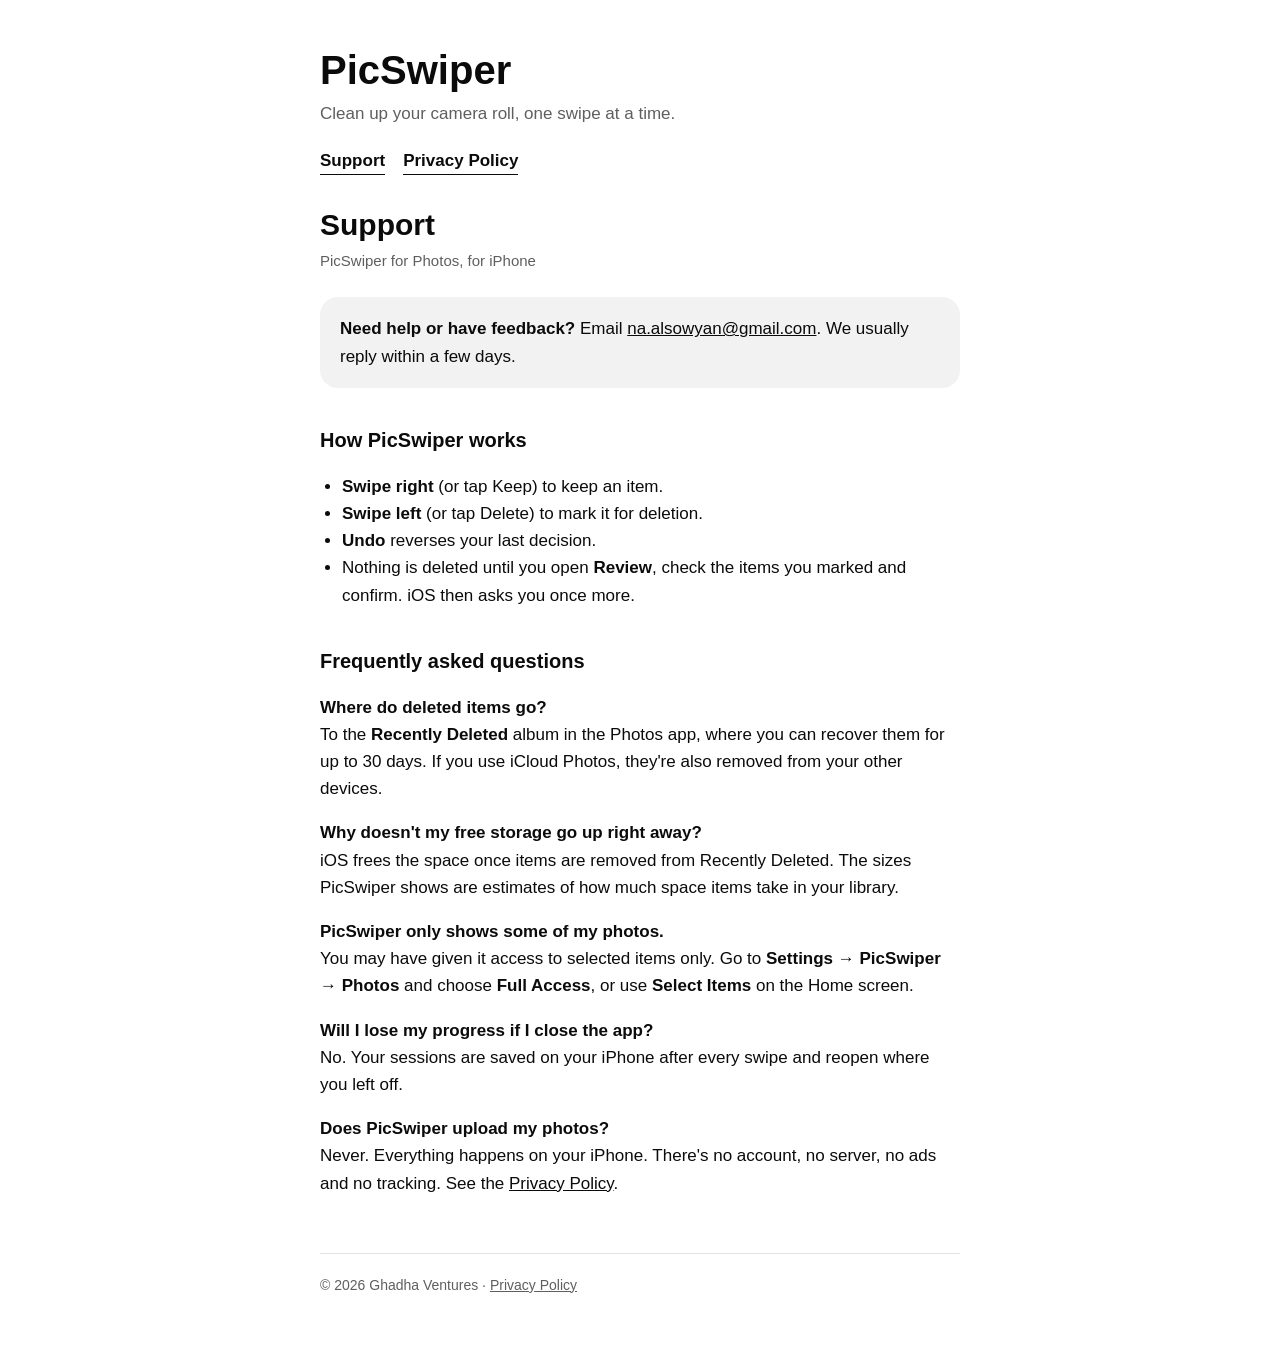
<file: index.html>
<!doctype html>
<html lang="en">
<head>
  <meta charset="utf-8">
  <meta name="viewport" content="width=device-width, initial-scale=1">
  <title>PicSwiper Support</title>
  <meta name="description" content="Support for PicSwiper for Photos, the swipe-to-clean camera roll app for iPhone.">
  <link rel="stylesheet" href="style.css">
</head>
<body>
<main>
  <header>
    <p class="wordmark">PicSwiper</p>
    <p class="tagline">Clean up your camera roll, one swipe at a time.</p>
    <nav>
      <a href="./">Support</a>
      <a href="privacy.html">Privacy Policy</a>
    </nav>
  </header>

  <h1>Support</h1>
  <p class="meta">PicSwiper for Photos, for iPhone</p>

  <div class="card">
    <p><strong>Need help or have feedback?</strong> Email <a href="mailto:na.alsowyan@gmail.com">na.alsowyan@gmail.com</a>. We usually reply within a few days.</p>
  </div>

  <h2>How PicSwiper works</h2>
  <ul>
    <li><strong>Swipe right</strong> (or tap Keep) to keep an item.</li>
    <li><strong>Swipe left</strong> (or tap Delete) to mark it for deletion.</li>
    <li><strong>Undo</strong> reverses your last decision.</li>
    <li>Nothing is deleted until you open <strong>Review</strong>, check the items you marked and confirm. iOS then asks you once more.</li>
  </ul>

  <h2>Frequently asked questions</h2>

  <p><strong>Where do deleted items go?</strong><br>
  To the <strong>Recently Deleted</strong> album in the Photos app, where you can recover them for up to 30 days. If you use iCloud Photos, they're also removed from your other devices.</p>

  <p><strong>Why doesn't my free storage go up right away?</strong><br>
  iOS frees the space once items are removed from Recently Deleted. The sizes PicSwiper shows are estimates of how much space items take in your library.</p>

  <p><strong>PicSwiper only shows some of my photos.</strong><br>
  You may have given it access to selected items only. Go to <strong>Settings → PicSwiper → Photos</strong> and choose <strong>Full Access</strong>, or use <strong>Select Items</strong> on the Home screen.</p>

  <p><strong>Will I lose my progress if I close the app?</strong><br>
  No. Your sessions are saved on your iPhone after every swipe and reopen where you left off.</p>

  <p><strong>Does PicSwiper upload my photos?</strong><br>
  Never. Everything happens on your iPhone. There's no account, no server, no ads and no tracking. See the <a href="privacy.html">Privacy Policy</a>.</p>

  <footer>
    © 2026 Ghadha Ventures · <a href="privacy.html">Privacy Policy</a>
  </footer>
</main>
</body>
</html>
</file>
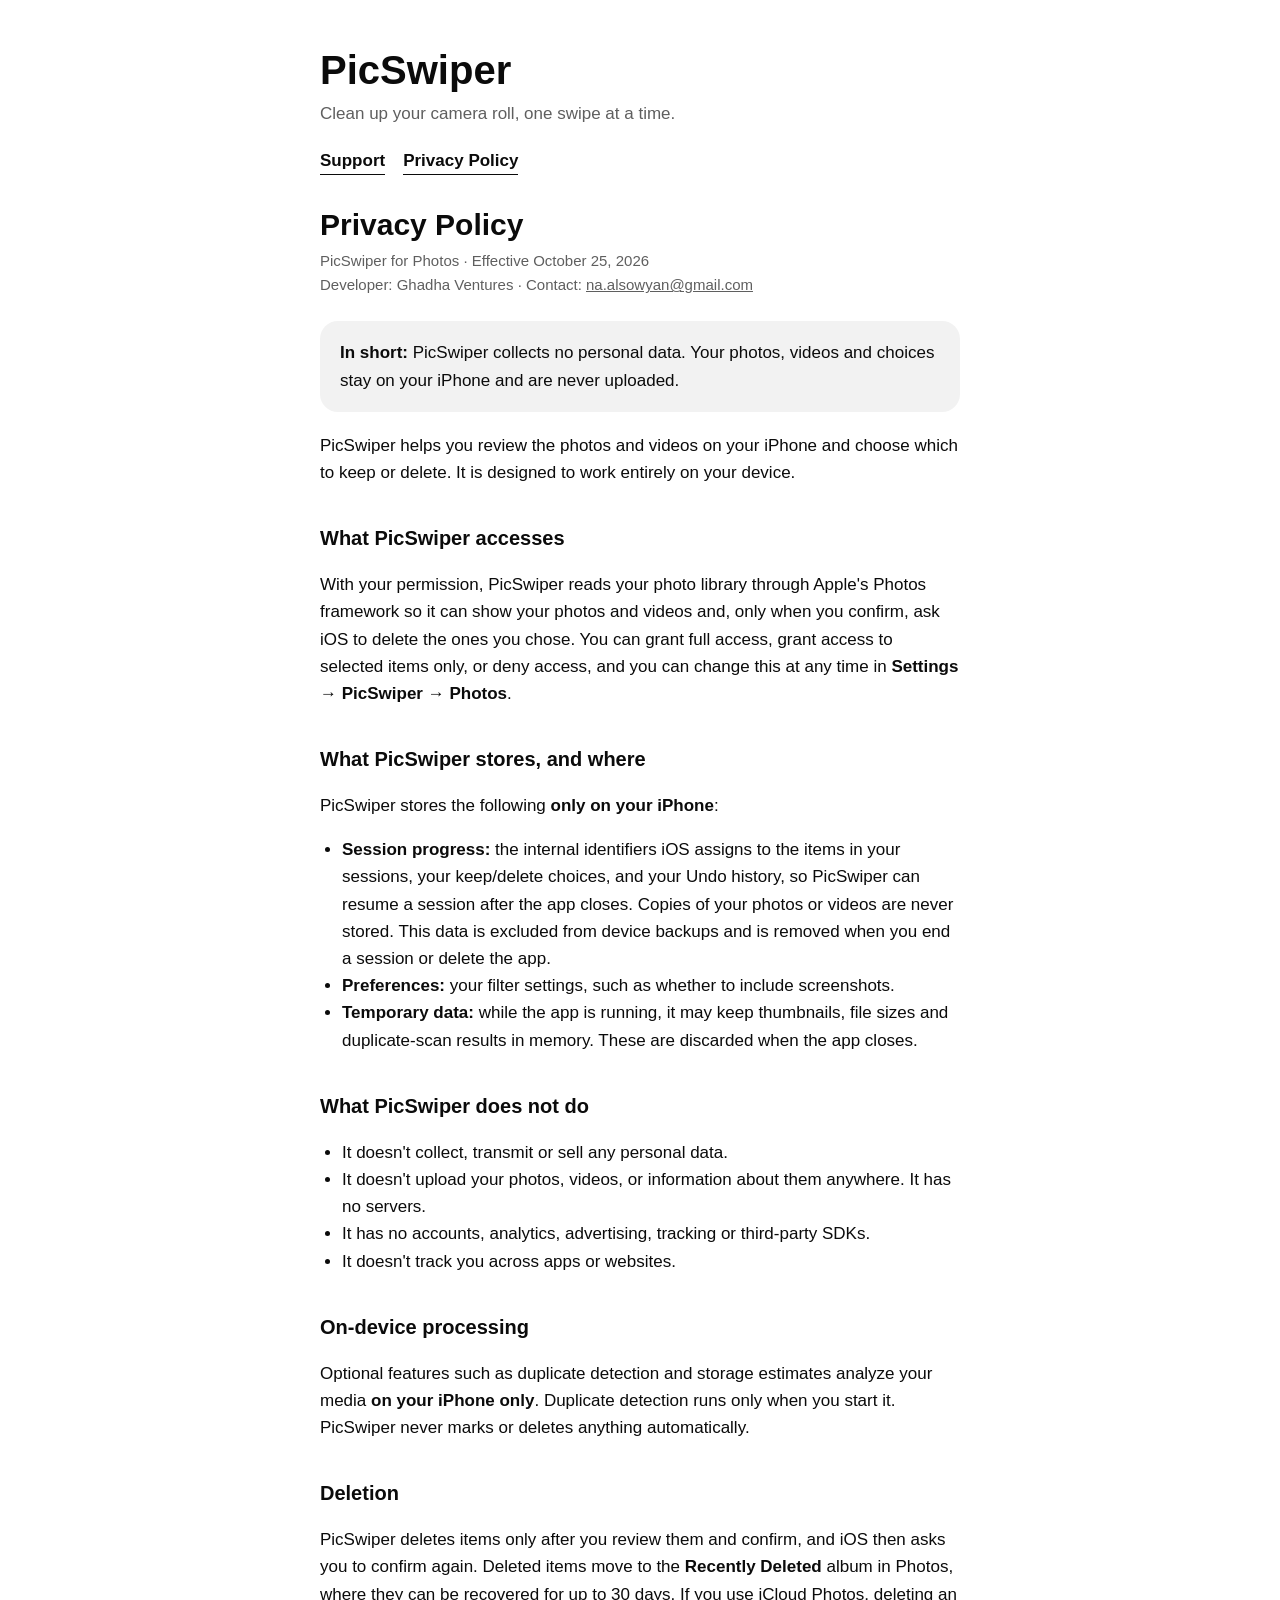
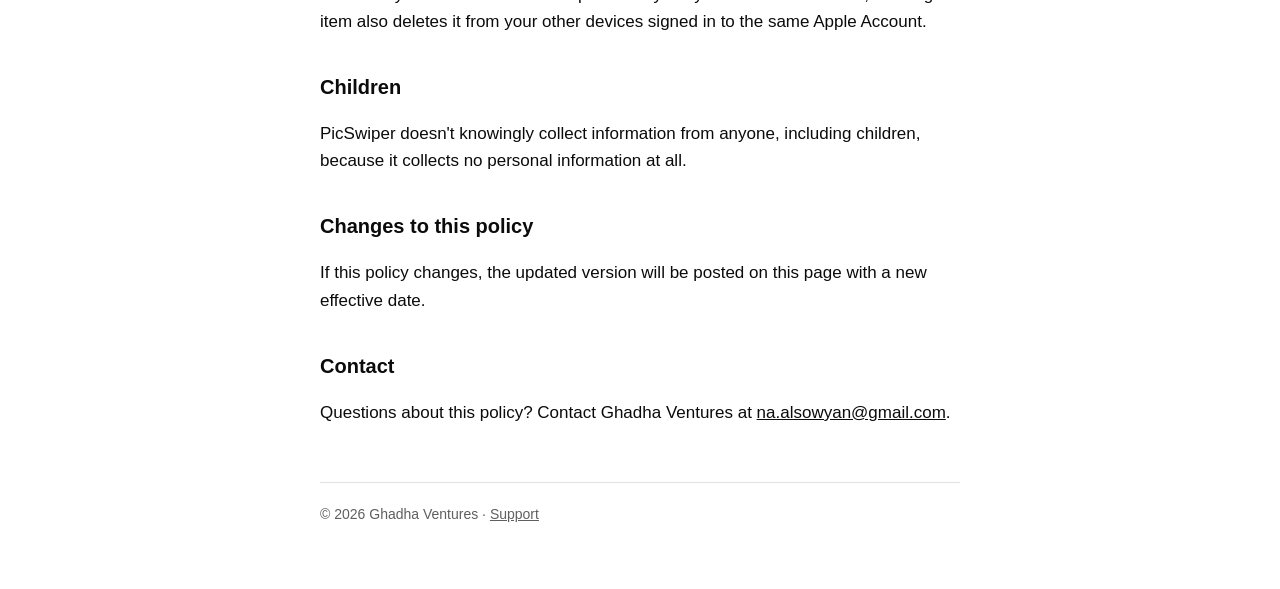
<file: privacy.html>
<!doctype html>
<html lang="en">
<head>
  <meta charset="utf-8">
  <meta name="viewport" content="width=device-width, initial-scale=1">
  <title>PicSwiper Privacy Policy</title>
  <meta name="description" content="Privacy Policy for PicSwiper for Photos. PicSwiper collects no personal data; everything stays on your iPhone.">
  <link rel="stylesheet" href="style.css">
</head>
<body>
<main>
  <header>
    <p class="wordmark">PicSwiper</p>
    <p class="tagline">Clean up your camera roll, one swipe at a time.</p>
    <nav>
      <a href="./">Support</a>
      <a href="privacy.html">Privacy Policy</a>
    </nav>
  </header>

  <h1>Privacy Policy</h1>
  <p class="meta">PicSwiper for Photos · Effective October 25, 2026<br>
  Developer: Ghadha Ventures · Contact: <a href="mailto:na.alsowyan@gmail.com">na.alsowyan@gmail.com</a></p>

  <div class="card">
    <p><strong>In short:</strong> PicSwiper collects no personal data. Your photos, videos and choices stay on your iPhone and are never uploaded.</p>
  </div>

  <p>PicSwiper helps you review the photos and videos on your iPhone and choose which to keep or delete. It is designed to work entirely on your device.</p>

  <h2>What PicSwiper accesses</h2>
  <p>With your permission, PicSwiper reads your photo library through Apple's Photos framework so it can show your photos and videos and, only when you confirm, ask iOS to delete the ones you chose. You can grant full access, grant access to selected items only, or deny access, and you can change this at any time in <strong>Settings → PicSwiper → Photos</strong>.</p>

  <h2>What PicSwiper stores, and where</h2>
  <p>PicSwiper stores the following <strong>only on your iPhone</strong>:</p>
  <ul>
    <li><strong>Session progress:</strong> the internal identifiers iOS assigns to the items in your sessions, your keep/delete choices, and your Undo history, so PicSwiper can resume a session after the app closes. Copies of your photos or videos are never stored. This data is excluded from device backups and is removed when you end a session or delete the app.</li>
    <li><strong>Preferences:</strong> your filter settings, such as whether to include screenshots.</li>
    <li><strong>Temporary data:</strong> while the app is running, it may keep thumbnails, file sizes and duplicate-scan results in memory. These are discarded when the app closes.</li>
  </ul>

  <h2>What PicSwiper does not do</h2>
  <ul>
    <li>It doesn't collect, transmit or sell any personal data.</li>
    <li>It doesn't upload your photos, videos, or information about them anywhere. It has no servers.</li>
    <li>It has no accounts, analytics, advertising, tracking or third-party SDKs.</li>
    <li>It doesn't track you across apps or websites.</li>
  </ul>

  <h2>On-device processing</h2>
  <p>Optional features such as duplicate detection and storage estimates analyze your media <strong>on your iPhone only</strong>. Duplicate detection runs only when you start it. PicSwiper never marks or deletes anything automatically.</p>

  <h2>Deletion</h2>
  <p>PicSwiper deletes items only after you review them and confirm, and iOS then asks you to confirm again. Deleted items move to the <strong>Recently Deleted</strong> album in Photos, where they can be recovered for up to 30 days. If you use iCloud Photos, deleting an item also deletes it from your other devices signed in to the same Apple Account.</p>

  <h2>Children</h2>
  <p>PicSwiper doesn't knowingly collect information from anyone, including children, because it collects no personal information at all.</p>

  <h2>Changes to this policy</h2>
  <p>If this policy changes, the updated version will be posted on this page with a new effective date.</p>

  <h2>Contact</h2>
  <p>Questions about this policy? Contact Ghadha Ventures at <a href="mailto:na.alsowyan@gmail.com">na.alsowyan@gmail.com</a>.</p>

  <footer>
    © 2026 Ghadha Ventures · <a href="./">Support</a>
  </footer>
</main>
</body>
</html>
</file>
<file: style.css>
:root {
  --ink: #0b0b0b;
  --paper: #ffffff;
  --muted: #5f5f5f;
  --surface: #f2f2f2;
  --line: #e2e2e2;
}
@media (prefers-color-scheme: dark) {
  :root {
    --ink: #f5f5f5;
    --paper: #0b0b0b;
    --muted: #a3a3a3;
    --surface: #1a1a1a;
    --line: #2a2a2a;
  }
}
* { box-sizing: border-box; }
body {
  margin: 0;
  background: var(--paper);
  color: var(--ink);
  font: 17px/1.6 -apple-system, BlinkMacSystemFont, "SF Pro Text", "Helvetica Neue", Arial, sans-serif;
  -webkit-text-size-adjust: 100%;
}
main { max-width: 680px; margin: 0 auto; padding: 48px 20px 64px; }
header { margin-bottom: 32px; }
.wordmark { font: 700 40px/1.1 ui-rounded, -apple-system, "SF Pro Rounded", sans-serif; margin: 0; }
.tagline { color: var(--muted); margin: 8px 0 0; }
nav { margin-top: 20px; display: flex; gap: 18px; flex-wrap: wrap; }
nav a { color: var(--ink); font-weight: 600; text-decoration: none; border-bottom: 1.5px solid var(--ink); }
h1 { font-size: 30px; line-height: 1.2; margin: 0 0 6px; }
h2 { font-size: 20px; margin: 36px 0 8px; }
p, li { color: var(--ink); }
.meta { color: var(--muted); font-size: 15px; margin: 0 0 24px; }
.card { background: var(--surface); border-radius: 18px; padding: 18px 20px; margin: 20px 0; }
.card p { margin: 0; }
a { color: inherit; }
ul { padding-left: 22px; }
footer { margin-top: 56px; padding-top: 20px; border-top: 1px solid var(--line); color: var(--muted); font-size: 14px; }
</file>
